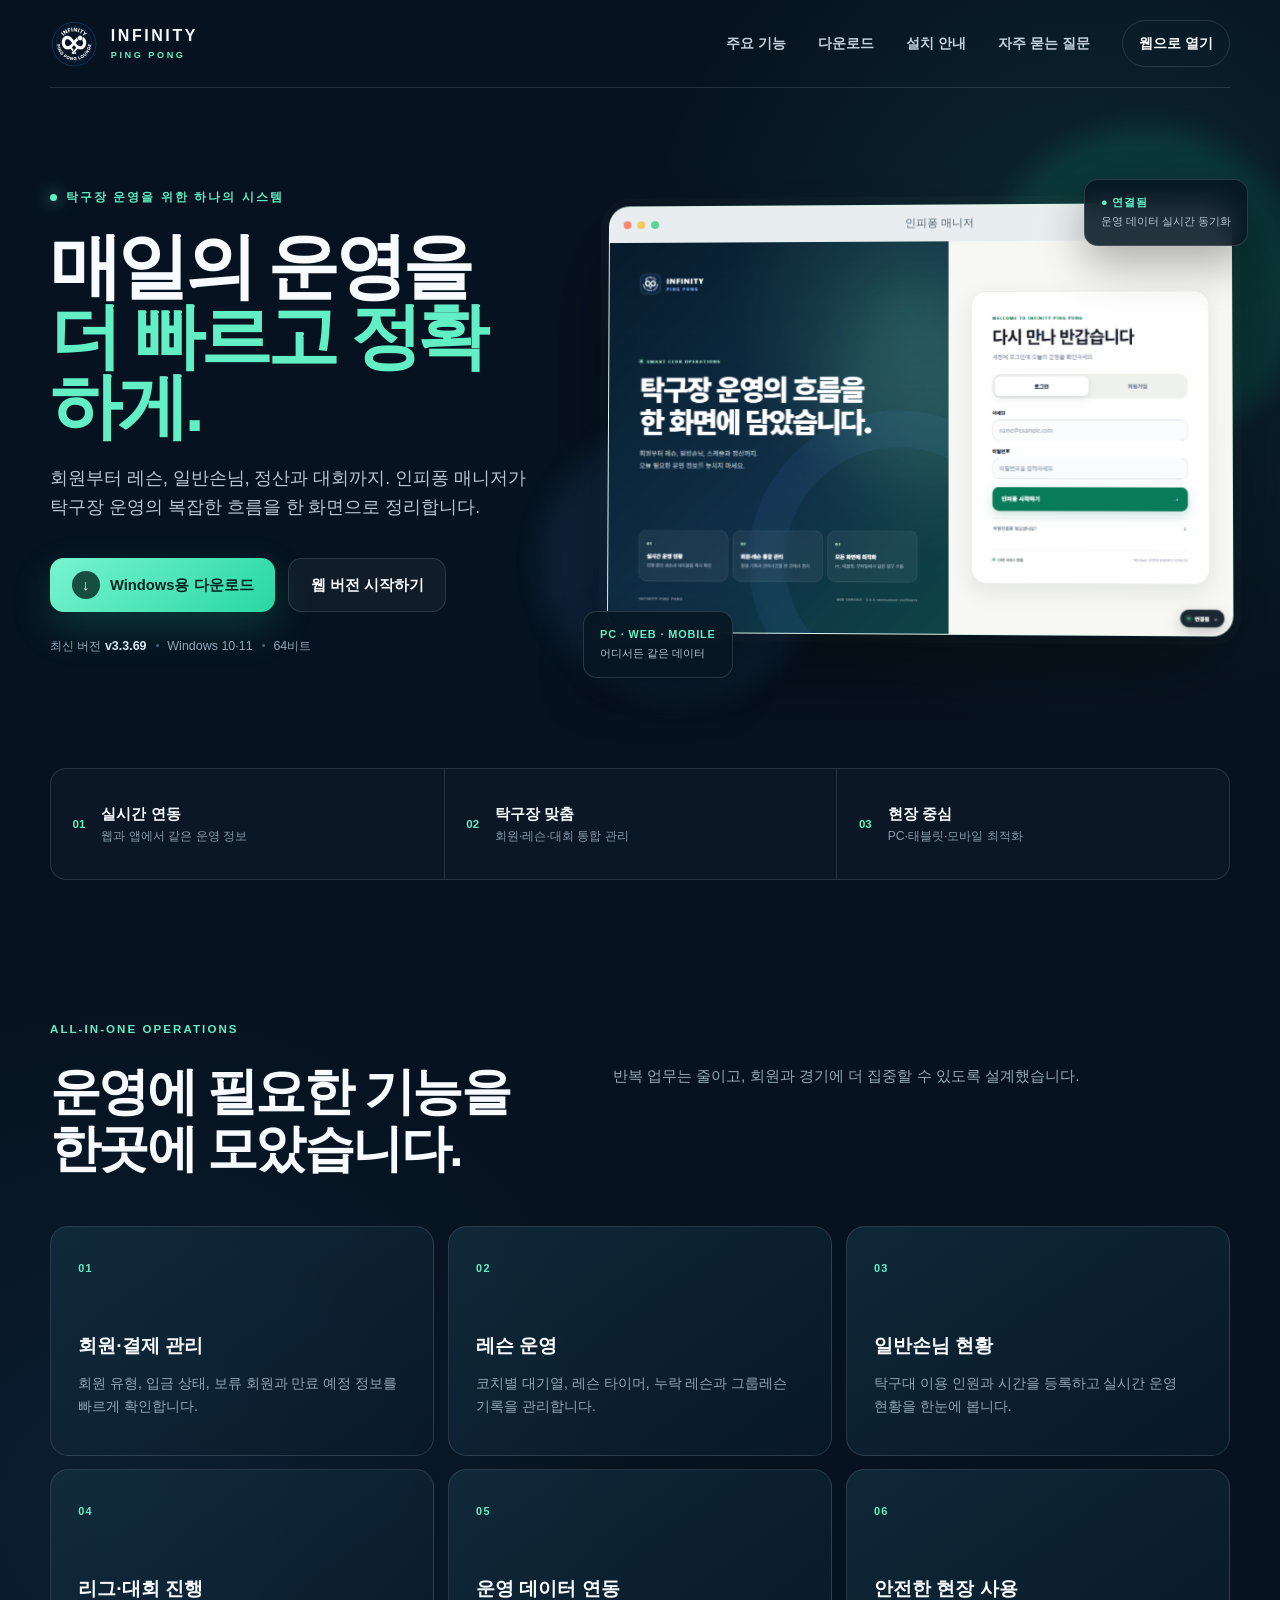
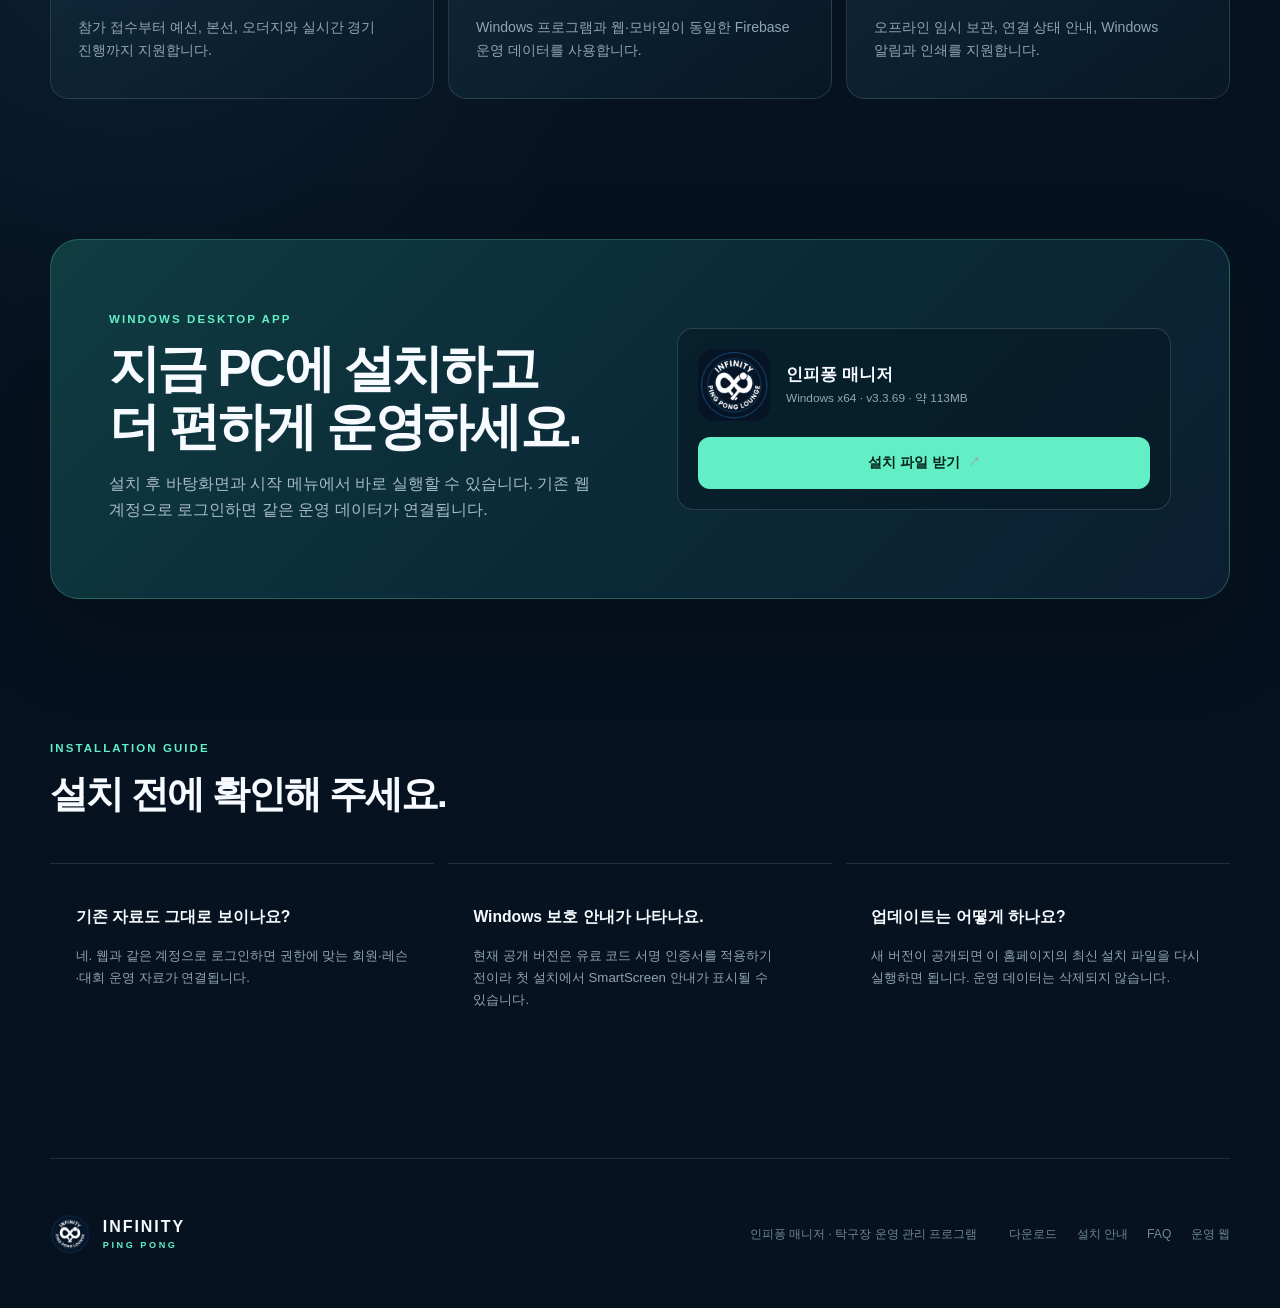
<file: index.html>
<!doctype html>
<html lang="ko">
  <head>
    <meta charset="utf-8" />
    <meta name="viewport" content="width=device-width, initial-scale=1" />
    <meta name="robots" content="index,follow,max-image-preview:large" />
    <title>인피퐁 매니저 | 탁구장 운영 프로그램</title>
    <meta name="description" content="회원·레슨·일반손님·대회 운영을 한 화면에서 관리하는 탁구장 전용 Windows 프로그램입니다." />
    <meta name="theme-color" content="#071827" />
    <link rel="canonical" href="https://dlrltmd0326-pixel.github.io/inpiong-manager-releases/" />
    <link rel="icon" type="image/png" sizes="192x192" href="./assets/app-icon-192.png" />
    <link rel="apple-touch-icon" href="./assets/app-icon-192.png" />
    <link rel="stylesheet" href="./styles.css" />

    <meta property="og:type" content="website" />
    <meta property="og:locale" content="ko_KR" />
    <meta property="og:site_name" content="인피퐁 매니저" />
    <meta property="og:title" content="인피퐁 매니저 | 탁구장 운영 프로그램" />
    <meta property="og:description" content="회원·레슨·일반손님·대회 운영을 한 화면에서 관리하는 탁구장 전용 프로그램" />
    <meta property="og:url" content="https://dlrltmd0326-pixel.github.io/inpiong-manager-releases/" />
    <meta property="og:image" content="https://dlrltmd0326-pixel.github.io/inpiong-manager-releases/assets/desktop-preview.png" />

    <script type="application/ld+json">
      {
        "@context": "https://schema.org",
        "@graph": [
          {
            "@type": "Organization",
            "@id": "https://dlrltmd0326-pixel.github.io/inpiong-manager-releases/#organization",
            "name": "인피퐁",
            "alternateName": "INFINITY PING PONG",
            "url": "https://dlrltmd0326-pixel.github.io/inpiong-manager-releases/",
            "logo": "https://dlrltmd0326-pixel.github.io/inpiong-manager-releases/assets/app-icon-512.png"
          },
          {
            "@type": "WebSite",
            "@id": "https://dlrltmd0326-pixel.github.io/inpiong-manager-releases/#website",
            "url": "https://dlrltmd0326-pixel.github.io/inpiong-manager-releases/",
            "name": "인피퐁 매니저",
            "publisher": { "@id": "https://dlrltmd0326-pixel.github.io/inpiong-manager-releases/#organization" },
            "inLanguage": "ko-KR"
          },
          {
            "@type": "SoftwareApplication",
            "name": "인피퐁 매니저",
            "alternateName": "INPIONG Manager",
            "applicationCategory": "BusinessApplication",
            "applicationSubCategory": "탁구장 운영 관리",
            "operatingSystem": "Windows 10, Windows 11",
            "processorRequirements": "x64",
            "softwareVersion": "3.3.69",
            "datePublished": "2026-10-01T15:13:43+09:00",
            "dateModified": "2026-10-01T15:13:43+09:00",
            "fileSize": "113 MB",
            "description": "회원·레슨·일반손님·그룹레슨·대회 운영을 통합 관리하는 탁구장 전용 프로그램",
            "downloadUrl": "https://github.com/dlrltmd0326-pixel/inpiong-manager-releases/releases/latest/download/Inpiong-Manager-Setup-x64.exe",
            "releaseNotes": "https://github.com/dlrltmd0326-pixel/inpiong-manager-releases/releases/latest",
            "url": "https://dlrltmd0326-pixel.github.io/inpiong-manager-releases/",
            "image": "https://dlrltmd0326-pixel.github.io/inpiong-manager-releases/assets/desktop-preview.png",
            "screenshot": "https://dlrltmd0326-pixel.github.io/inpiong-manager-releases/assets/desktop-preview.png",
            "publisher": { "@id": "https://dlrltmd0326-pixel.github.io/inpiong-manager-releases/#organization" },
            "offers": {
              "@type": "Offer",
              "price": "0",
              "priceCurrency": "KRW",
              "availability": "https://schema.org/InStock"
            }
          }
        ]
      }
    </script>
  </head>
  <body>
    <a class="skip-link" href="#main">본문으로 바로가기</a>
    <div class="page-shell">
      <header class="site-header" aria-label="주요 메뉴">
        <a class="brand" href="./" aria-label="인피퐁 매니저 홈">
          <img src="./assets/app-icon-192.png" width="48" height="48" alt="" />
          <span><b>INFINITY</b><small>PING PONG</small></span>
        </a>
        <nav>
          <a href="#features">주요 기능</a>
          <a href="./download/">다운로드</a>
          <a href="./guide/">설치 안내</a>
          <a href="./faq/">자주 묻는 질문</a>
          <a class="nav-login" href="https://infinity-770be.web.app/">웹으로 열기</a>
        </nav>
      </header>

      <main id="main">
        <section class="hero">
          <div class="hero-copy">
            <div class="eyebrow"><span></span> 탁구장 운영을 위한 하나의 시스템</div>
            <h1>매일의 운영을<br /><em>더 빠르고 정확하게.</em></h1>
            <p class="hero-lead">회원부터 레슨, 일반손님, 정산과 대회까지. 인피퐁 매니저가 탁구장 운영의 복잡한 흐름을 한 화면으로 정리합니다.</p>
            <div class="hero-actions">
              <a class="button button-primary" href="https://github.com/dlrltmd0326-pixel/inpiong-manager-releases/releases/latest/download/Inpiong-Manager-Setup-x64.exe">
                <span class="button-icon" aria-hidden="true">↓</span>
                Windows용 다운로드
              </a>
              <a class="button button-secondary" href="https://infinity-770be.web.app/">웹 버전 시작하기</a>
            </div>
            <div class="release-meta" aria-label="프로그램 버전 정보">
              <span>최신 버전 <strong>v3.3.69</strong></span>
              <span>Windows 10·11</span>
              <span>64비트</span>
            </div>
          </div>

          <div class="hero-visual" aria-label="인피퐁 매니저 PC 화면 미리보기">
            <div class="glow glow-one"></div>
            <div class="glow glow-two"></div>
            <div class="app-window">
              <div class="window-bar"><i></i><i></i><i></i><span>인피퐁 매니저</span></div>
              <img src="./assets/desktop-preview.png" alt="인피퐁 매니저 Windows 로그인 화면" width="1440" height="900" />
            </div>
            <div class="status-card status-sync"><b>● 연결됨</b><span>운영 데이터 실시간 동기화</span></div>
            <div class="status-card status-platform"><b>PC · WEB · MOBILE</b><span>어디서든 같은 데이터</span></div>
          </div>
        </section>

        <section class="proof-strip" aria-label="핵심 가치">
          <div><strong>01</strong><span><b>실시간 연동</b>웹과 앱에서 같은 운영 정보</span></div>
          <div><strong>02</strong><span><b>탁구장 맞춤</b>회원·레슨·대회 통합 관리</span></div>
          <div><strong>03</strong><span><b>현장 중심</b>PC·태블릿·모바일 최적화</span></div>
        </section>

        <section class="section" id="features">
          <div class="section-heading">
            <p>ALL-IN-ONE OPERATIONS</p>
            <h2>운영에 필요한 기능을<br />한곳에 모았습니다.</h2>
            <span>반복 업무는 줄이고, 회원과 경기에 더 집중할 수 있도록 설계했습니다.</span>
          </div>
          <div class="feature-grid">
            <article><span class="feature-number">01</span><h3>회원·결제 관리</h3><p>회원 유형, 입금 상태, 보류 회원과 만료 예정 정보를 빠르게 확인합니다.</p></article>
            <article><span class="feature-number">02</span><h3>레슨 운영</h3><p>코치별 대기열, 레슨 타이머, 누락 레슨과 그룹레슨 기록을 관리합니다.</p></article>
            <article><span class="feature-number">03</span><h3>일반손님 현황</h3><p>탁구대 이용 인원과 시간을 등록하고 실시간 운영 현황을 한눈에 봅니다.</p></article>
            <article><span class="feature-number">04</span><h3>리그·대회 진행</h3><p>참가 접수부터 예선, 본선, 오더지와 실시간 경기 진행까지 지원합니다.</p></article>
            <article><span class="feature-number">05</span><h3>운영 데이터 연동</h3><p>Windows 프로그램과 웹·모바일이 동일한 Firebase 운영 데이터를 사용합니다.</p></article>
            <article><span class="feature-number">06</span><h3>안전한 현장 사용</h3><p>오프라인 임시 보관, 연결 상태 안내, Windows 알림과 인쇄를 지원합니다.</p></article>
          </div>
        </section>

        <section class="download-panel" id="support">
          <div>
            <p class="panel-kicker">WINDOWS DESKTOP APP</p>
            <h2>지금 PC에 설치하고<br />더 편하게 운영하세요.</h2>
            <p>설치 후 바탕화면과 시작 메뉴에서 바로 실행할 수 있습니다. 기존 웹 계정으로 로그인하면 같은 운영 데이터가 연결됩니다.</p>
          </div>
          <div class="download-card">
            <img src="./assets/app-icon-192.png" width="72" height="72" alt="인피퐁 매니저 아이콘" />
            <div><b>인피퐁 매니저</b><span>Windows x64 · v3.3.69 · 약 113MB</span></div>
            <a href="https://github.com/dlrltmd0326-pixel/inpiong-manager-releases/releases/latest/download/Inpiong-Manager-Setup-x64.exe">설치 파일 받기 <span aria-hidden="true">↗</span></a>
          </div>
        </section>

        <section class="section faq-section">
          <div class="section-heading compact"><p>INSTALLATION GUIDE</p><h2>설치 전에 확인해 주세요.</h2></div>
          <div class="faq-grid">
            <article><h3>기존 자료도 그대로 보이나요?</h3><p>네. 웹과 같은 계정으로 로그인하면 권한에 맞는 회원·레슨·대회 운영 자료가 연결됩니다.</p></article>
            <article><h3>Windows 보호 안내가 나타나요.</h3><p>현재 공개 버전은 유료 코드 서명 인증서를 적용하기 전이라 첫 설치에서 SmartScreen 안내가 표시될 수 있습니다.</p></article>
            <article><h3>업데이트는 어떻게 하나요?</h3><p>새 버전이 공개되면 이 홈페이지의 최신 설치 파일을 다시 실행하면 됩니다. 운영 데이터는 삭제되지 않습니다.</p></article>
          </div>
        </section>
      </main>

      <footer>
        <a class="brand footer-brand" href="./">
          <img src="./assets/app-icon-192.png" width="40" height="40" alt="" />
          <span><b>INFINITY</b><small>PING PONG</small></span>
        </a>
        <p>인피퐁 매니저 · 탁구장 운영 관리 프로그램</p>
        <div><a href="./download/">다운로드</a><a href="./guide/">설치 안내</a><a href="./faq/">FAQ</a><a href="https://infinity-770be.web.app/">운영 웹</a></div>
      </footer>
    </div>
  </body>
</html>
</file>
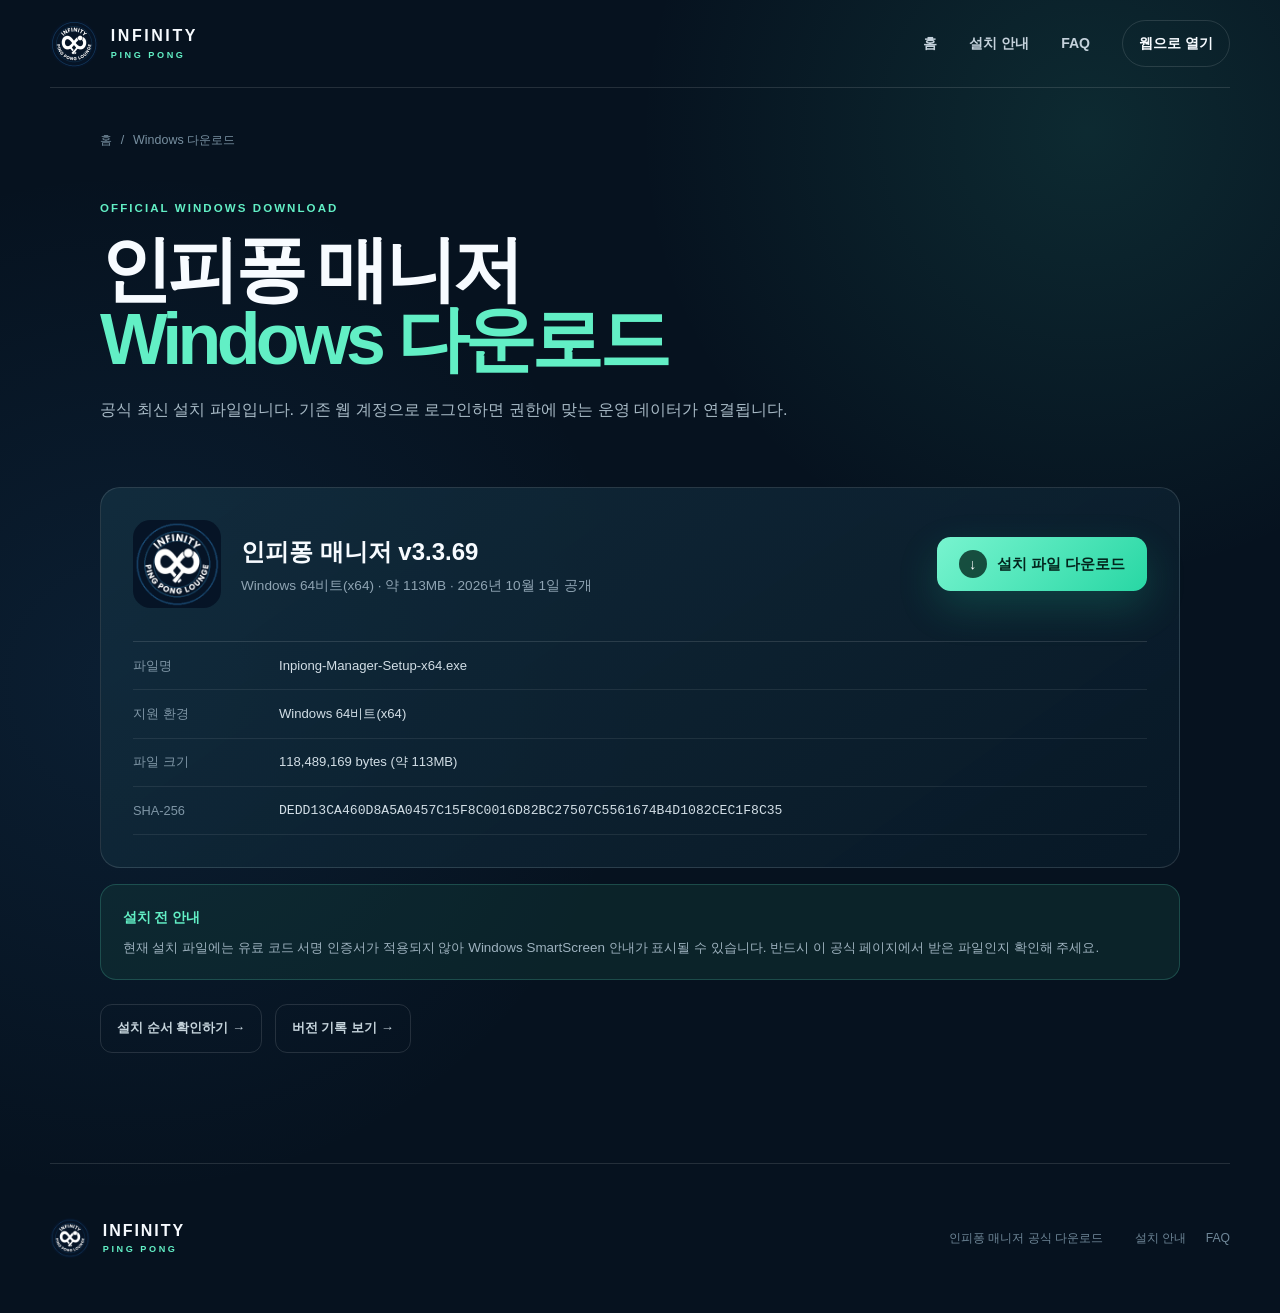
<file: download/index.html>
<!doctype html>
<html lang="ko">
  <head>
    <meta charset="utf-8" />
    <meta name="viewport" content="width=device-width, initial-scale=1" />
    <meta name="robots" content="index,follow" />
    <title>Windows 다운로드 | 인피퐁 매니저</title>
    <meta name="description" content="인피퐁 매니저 최신 Windows 설치 파일과 버전, 용량, 파일 무결성 정보를 확인하세요." />
    <meta name="theme-color" content="#071827" />
    <link rel="canonical" href="https://dlrltmd0326-pixel.github.io/inpiong-manager-releases/download/" />
    <link rel="icon" href="../assets/app-icon-192.png" />
    <link rel="stylesheet" href="../styles.css" />
    <meta property="og:type" content="website" />
    <meta property="og:title" content="Windows 다운로드 | 인피퐁 매니저" />
    <meta property="og:description" content="인피퐁 매니저 최신 Windows 설치 파일을 다운로드하세요." />
    <meta property="og:url" content="https://dlrltmd0326-pixel.github.io/inpiong-manager-releases/download/" />
    <meta property="og:image" content="https://dlrltmd0326-pixel.github.io/inpiong-manager-releases/assets/desktop-preview.png" />
  </head>
  <body>
    <a class="skip-link" href="#main">본문으로 바로가기</a>
    <header class="site-header">
      <a class="brand" href="../"><img src="../assets/app-icon-192.png" width="48" height="48" alt="" /><span><b>INFINITY</b><small>PING PONG</small></span></a>
      <nav><a href="../">홈</a><a href="../guide/">설치 안내</a><a href="../faq/">FAQ</a><a class="nav-login" href="https://infinity-770be.web.app/">웹으로 열기</a></nav>
    </header>
    <main id="main" class="subpage">
      <p class="breadcrumbs"><a href="../">홈</a><span>/</span>Windows 다운로드</p>
      <section class="subhero">
        <p class="panel-kicker">OFFICIAL WINDOWS DOWNLOAD</p>
        <h1>인피퐁 매니저<br /><em>Windows 다운로드</em></h1>
        <p>공식 최신 설치 파일입니다. 기존 웹 계정으로 로그인하면 권한에 맞는 운영 데이터가 연결됩니다.</p>
      </section>
      <section class="content-card download-detail">
        <img src="../assets/app-icon-192.png" width="88" height="88" alt="인피퐁 매니저 아이콘" />
        <div class="download-summary"><h2>인피퐁 매니저 v3.3.69</h2><p>Windows 64비트(x64) · 약 113MB · 2026년 10월 1일 공개</p></div>
        <a class="button button-primary download-main" href="https://github.com/dlrltmd0326-pixel/inpiong-manager-releases/releases/latest/download/Inpiong-Manager-Setup-x64.exe"><span class="button-icon">↓</span>설치 파일 다운로드</a>
        <dl class="release-table">
          <div><dt>파일명</dt><dd>Inpiong-Manager-Setup-x64.exe</dd></div>
          <div><dt>지원 환경</dt><dd>Windows 64비트(x64)</dd></div>
          <div><dt>파일 크기</dt><dd>118,489,169 bytes (약 113MB)</dd></div>
          <div><dt>SHA-256</dt><dd class="hash">DEDD13CA460D8A5A0457C15F8C0016D82BC27507C5561674B4D1082CEC1F8C35</dd></div>
        </dl>
      </section>
      <aside class="notice"><b>설치 전 안내</b><p>현재 설치 파일에는 유료 코드 서명 인증서가 적용되지 않아 Windows SmartScreen 안내가 표시될 수 있습니다. 반드시 이 공식 페이지에서 받은 파일인지 확인해 주세요.</p></aside>
      <div class="sub-actions"><a href="../guide/">설치 순서 확인하기 →</a><a href="https://github.com/dlrltmd0326-pixel/inpiong-manager-releases/releases/latest">버전 기록 보기 →</a></div>
    </main>
    <footer><a class="brand footer-brand" href="../"><img src="../assets/app-icon-192.png" width="40" height="40" alt="" /><span><b>INFINITY</b><small>PING PONG</small></span></a><p>인피퐁 매니저 공식 다운로드</p><div><a href="../guide/">설치 안내</a><a href="../faq/">FAQ</a></div></footer>
  </body>
</html>
</file>
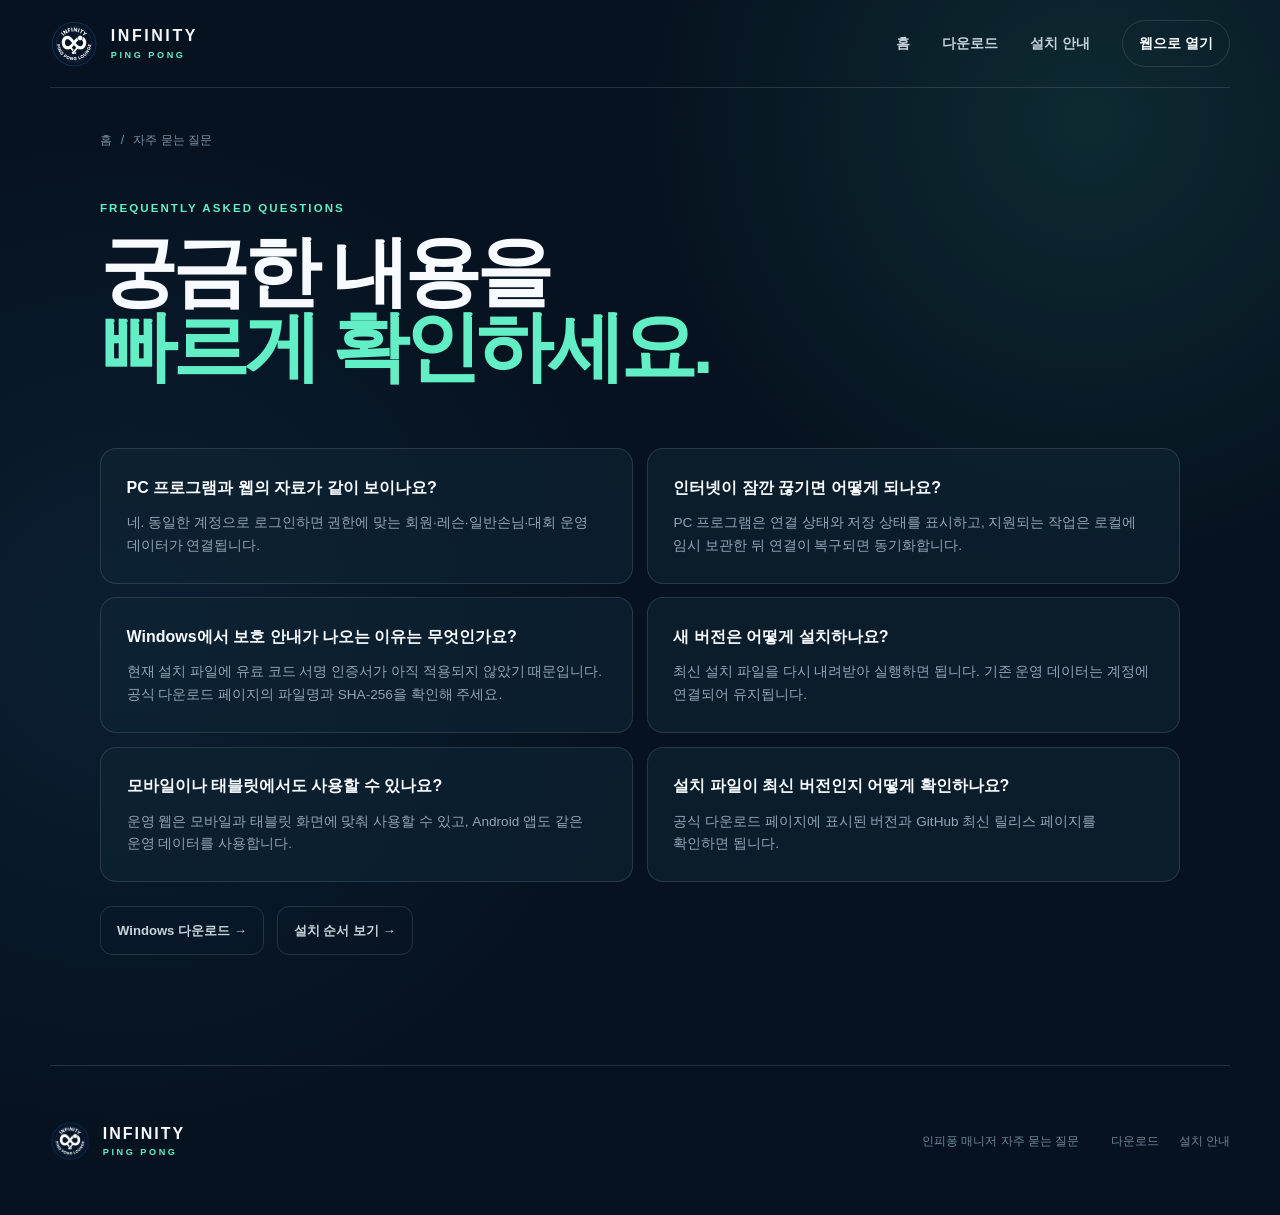
<file: faq/index.html>
<!doctype html>
<html lang="ko">
  <head>
    <meta charset="utf-8" />
    <meta name="viewport" content="width=device-width, initial-scale=1" />
    <meta name="robots" content="index,follow" />
    <title>자주 묻는 질문 | 인피퐁 매니저</title>
    <meta name="description" content="인피퐁 매니저의 데이터 연동, Windows 설치, 업데이트와 SmartScreen 안내를 확인하세요." />
    <meta name="theme-color" content="#071827" />
    <link rel="canonical" href="https://dlrltmd0326-pixel.github.io/inpiong-manager-releases/faq/" />
    <link rel="icon" href="../assets/app-icon-192.png" />
    <link rel="stylesheet" href="../styles.css" />
  </head>
  <body>
    <a class="skip-link" href="#main">본문으로 바로가기</a>
    <header class="site-header">
      <a class="brand" href="../"><img src="../assets/app-icon-192.png" width="48" height="48" alt="" /><span><b>INFINITY</b><small>PING PONG</small></span></a>
      <nav><a href="../">홈</a><a href="../download/">다운로드</a><a href="../guide/">설치 안내</a><a class="nav-login" href="https://infinity-770be.web.app/">웹으로 열기</a></nav>
    </header>
    <main id="main" class="subpage">
      <p class="breadcrumbs"><a href="../">홈</a><span>/</span>자주 묻는 질문</p>
      <section class="subhero compact-subhero"><p class="panel-kicker">FREQUENTLY ASKED QUESTIONS</p><h1>궁금한 내용을<br /><em>빠르게 확인하세요.</em></h1></section>
      <section class="faq-list">
        <article><h2>PC 프로그램과 웹의 자료가 같이 보이나요?</h2><p>네. 동일한 계정으로 로그인하면 권한에 맞는 회원·레슨·일반손님·대회 운영 데이터가 연결됩니다.</p></article>
        <article><h2>인터넷이 잠깐 끊기면 어떻게 되나요?</h2><p>PC 프로그램은 연결 상태와 저장 상태를 표시하고, 지원되는 작업은 로컬에 임시 보관한 뒤 연결이 복구되면 동기화합니다.</p></article>
        <article><h2>Windows에서 보호 안내가 나오는 이유는 무엇인가요?</h2><p>현재 설치 파일에 유료 코드 서명 인증서가 아직 적용되지 않았기 때문입니다. 공식 다운로드 페이지의 파일명과 SHA-256을 확인해 주세요.</p></article>
        <article><h2>새 버전은 어떻게 설치하나요?</h2><p>최신 설치 파일을 다시 내려받아 실행하면 됩니다. 기존 운영 데이터는 계정에 연결되어 유지됩니다.</p></article>
        <article><h2>모바일이나 태블릿에서도 사용할 수 있나요?</h2><p>운영 웹은 모바일과 태블릿 화면에 맞춰 사용할 수 있고, Android 앱도 같은 운영 데이터를 사용합니다.</p></article>
        <article><h2>설치 파일이 최신 버전인지 어떻게 확인하나요?</h2><p>공식 다운로드 페이지에 표시된 버전과 GitHub 최신 릴리스 페이지를 확인하면 됩니다.</p></article>
      </section>
      <div class="sub-actions"><a href="../download/">Windows 다운로드 →</a><a href="../guide/">설치 순서 보기 →</a></div>
    </main>
    <footer><a class="brand footer-brand" href="../"><img src="../assets/app-icon-192.png" width="40" height="40" alt="" /><span><b>INFINITY</b><small>PING PONG</small></span></a><p>인피퐁 매니저 자주 묻는 질문</p><div><a href="../download/">다운로드</a><a href="../guide/">설치 안내</a></div></footer>
  </body>
</html>
</file>
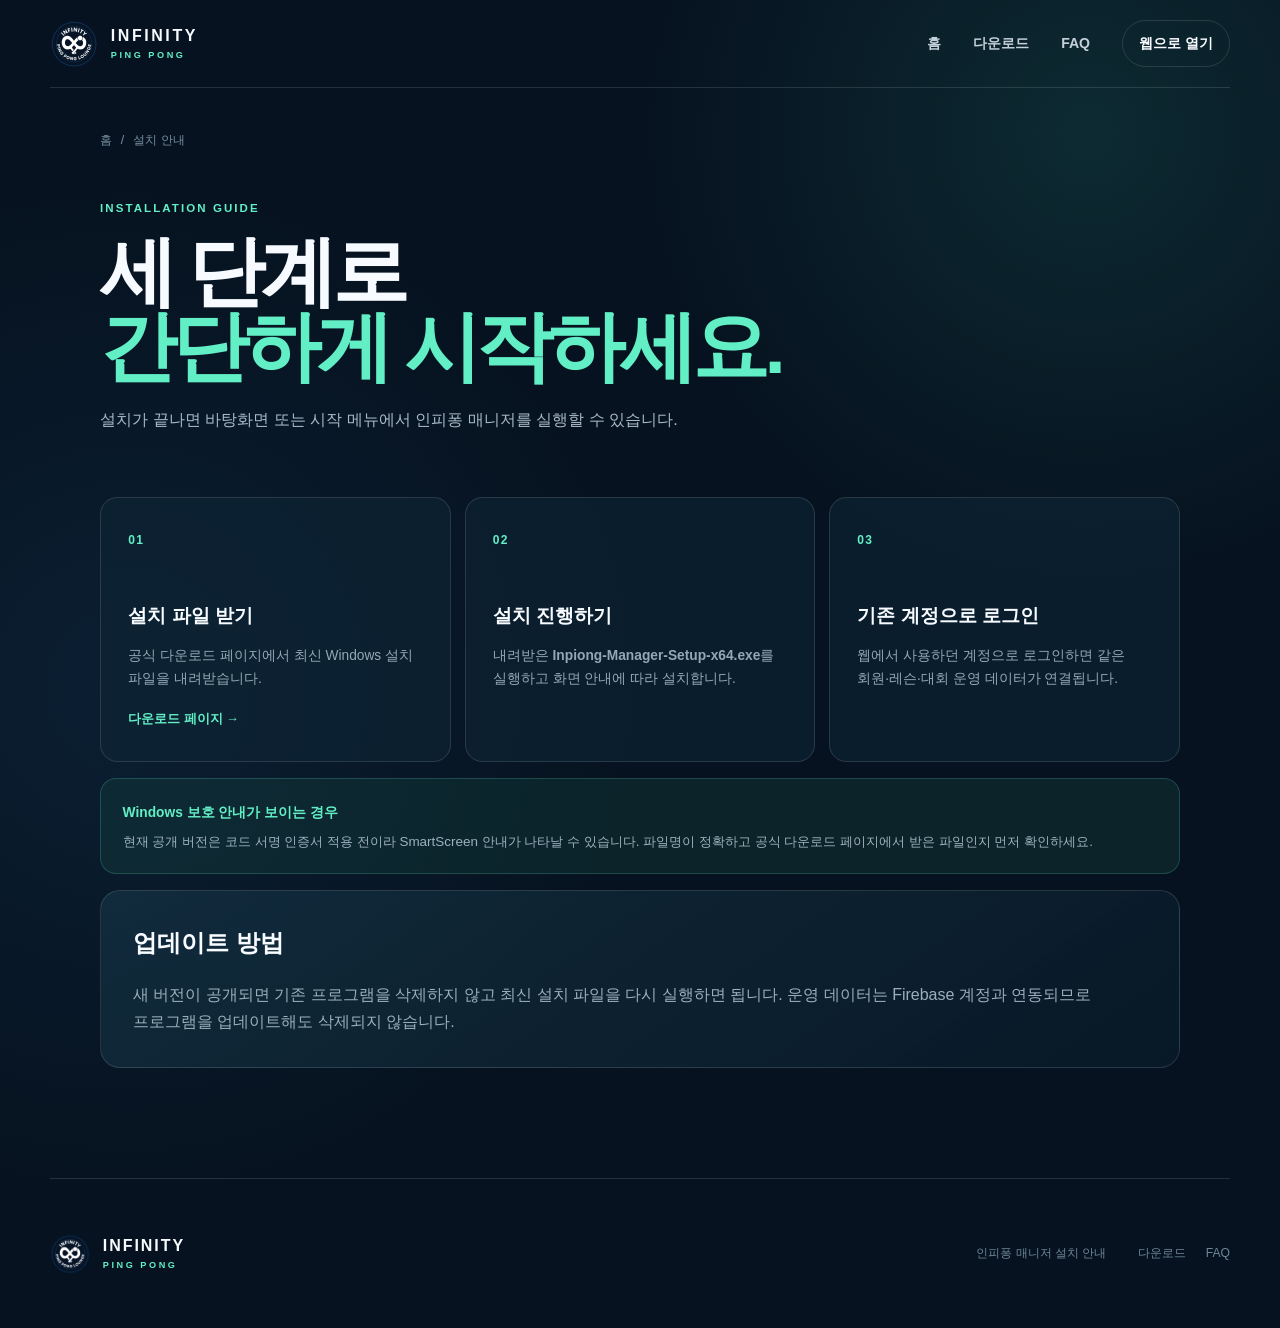
<file: guide/index.html>
<!doctype html>
<html lang="ko">
  <head>
    <meta charset="utf-8" />
    <meta name="viewport" content="width=device-width, initial-scale=1" />
    <meta name="robots" content="index,follow" />
    <title>설치 안내 | 인피퐁 매니저</title>
    <meta name="description" content="인피퐁 매니저 Windows 프로그램 다운로드부터 설치, 로그인까지 순서대로 확인하세요." />
    <meta name="theme-color" content="#071827" />
    <link rel="canonical" href="https://dlrltmd0326-pixel.github.io/inpiong-manager-releases/guide/" />
    <link rel="icon" href="../assets/app-icon-192.png" />
    <link rel="stylesheet" href="../styles.css" />
  </head>
  <body>
    <a class="skip-link" href="#main">본문으로 바로가기</a>
    <header class="site-header">
      <a class="brand" href="../"><img src="../assets/app-icon-192.png" width="48" height="48" alt="" /><span><b>INFINITY</b><small>PING PONG</small></span></a>
      <nav><a href="../">홈</a><a href="../download/">다운로드</a><a href="../faq/">FAQ</a><a class="nav-login" href="https://infinity-770be.web.app/">웹으로 열기</a></nav>
    </header>
    <main id="main" class="subpage">
      <p class="breadcrumbs"><a href="../">홈</a><span>/</span>설치 안내</p>
      <section class="subhero compact-subhero"><p class="panel-kicker">INSTALLATION GUIDE</p><h1>세 단계로<br /><em>간단하게 시작하세요.</em></h1><p>설치가 끝나면 바탕화면 또는 시작 메뉴에서 인피퐁 매니저를 실행할 수 있습니다.</p></section>
      <section class="steps-grid">
        <article><span>01</span><h2>설치 파일 받기</h2><p>공식 다운로드 페이지에서 최신 Windows 설치 파일을 내려받습니다.</p><a href="../download/">다운로드 페이지 →</a></article>
        <article><span>02</span><h2>설치 진행하기</h2><p>내려받은 <b>Inpiong-Manager-Setup-x64.exe</b>를 실행하고 화면 안내에 따라 설치합니다.</p></article>
        <article><span>03</span><h2>기존 계정으로 로그인</h2><p>웹에서 사용하던 계정으로 로그인하면 같은 회원·레슨·대회 운영 데이터가 연결됩니다.</p></article>
      </section>
      <aside class="notice"><b>Windows 보호 안내가 보이는 경우</b><p>현재 공개 버전은 코드 서명 인증서 적용 전이라 SmartScreen 안내가 나타날 수 있습니다. 파일명이 정확하고 공식 다운로드 페이지에서 받은 파일인지 먼저 확인하세요.</p></aside>
      <section class="content-card guide-card"><h2>업데이트 방법</h2><p>새 버전이 공개되면 기존 프로그램을 삭제하지 않고 최신 설치 파일을 다시 실행하면 됩니다. 운영 데이터는 Firebase 계정과 연동되므로 프로그램을 업데이트해도 삭제되지 않습니다.</p></section>
    </main>
    <footer><a class="brand footer-brand" href="../"><img src="../assets/app-icon-192.png" width="40" height="40" alt="" /><span><b>INFINITY</b><small>PING PONG</small></span></a><p>인피퐁 매니저 설치 안내</p><div><a href="../download/">다운로드</a><a href="../faq/">FAQ</a></div></footer>
  </body>
</html>
</file>
<file: styles.css>
:root {
  color-scheme: dark;
  --navy-950: #06121f;
  --navy-900: #091a2a;
  --mint: #62efc5;
  --white: #f7fbff;
  --line: rgba(255, 255, 255, 0.12);
  font-family: Pretendard, "Noto Sans KR", "Apple SD Gothic Neo", "Segoe UI", sans-serif;
}
* { box-sizing: border-box; }
html { scroll-behavior: smooth; }
body {
  margin: 0;
  min-width: 320px;
  color: var(--white);
  background:
    radial-gradient(circle at 85% 10%, rgba(56, 188, 160, 0.14), transparent 28rem),
    radial-gradient(circle at 10% 52%, rgba(47, 123, 190, 0.12), transparent 32rem),
    var(--navy-950);
  line-height: 1.65;
  -webkit-font-smoothing: antialiased;
}
a { color: inherit; text-decoration: none; }
img { display: block; max-width: 100%; }
.skip-link { position: fixed; left: 1rem; top: -5rem; z-index: 100; padding: .7rem 1rem; color: #06121f; background: var(--mint); border-radius: .6rem; }
.skip-link:focus { top: 1rem; }
.page-shell { overflow: hidden; }
.site-header {
  width: min(1180px, calc(100% - 40px));
  min-height: 88px;
  margin: 0 auto;
  display: flex;
  align-items: center;
  justify-content: space-between;
  gap: 2rem;
  border-bottom: 1px solid var(--line);
}
.brand { display: inline-flex; align-items: center; gap: .8rem; }
.brand img { border-radius: 50%; }
.brand span { display: flex; flex-direction: column; line-height: 1.1; letter-spacing: .16em; }
.brand b { font-size: 1rem; }
.brand small { margin-top: .3rem; color: var(--mint); font-size: .57rem; font-weight: 800; letter-spacing: .28em; }
nav { display: flex; align-items: center; gap: 2rem; color: #c4d1db; font-size: .88rem; font-weight: 700; }
nav a:hover, nav a:focus-visible { color: var(--mint); }
.nav-login { padding: .7rem 1rem; color: var(--white); border: 1px solid var(--line); border-radius: 999px; }
.hero {
  width: min(1180px, calc(100% - 40px));
  min-height: 680px;
  margin: 0 auto;
  padding: 72px 0 84px;
  display: grid;
  grid-template-columns: .88fr 1.12fr;
  align-items: center;
  gap: 64px;
}
.eyebrow, .panel-kicker, .section-heading > p { color: var(--mint); font-size: .72rem; font-weight: 900; letter-spacing: .18em; }
.eyebrow { display: flex; align-items: center; gap: .55rem; }
.eyebrow span { width: 7px; height: 7px; background: var(--mint); border-radius: 50%; box-shadow: 0 0 16px var(--mint); }
h1 { margin: 1.5rem 0 1.4rem; font-size: clamp(3.15rem, 5.6vw, 5.4rem); line-height: .98; letter-spacing: -.065em; }
h1 em { display: inline-block; color: var(--mint); font-style: normal; }
.hero-lead { max-width: 650px; margin: 0; color: #b7c6d1; font-size: 1.1rem; word-break: keep-all; }
.hero-actions { display: flex; flex-wrap: wrap; gap: .8rem; margin-top: 2.25rem; }
.button { min-height: 54px; padding: 0 1.35rem; display: inline-flex; align-items: center; justify-content: center; gap: .65rem; border-radius: .85rem; font-size: .92rem; font-weight: 900; transition: transform .2s ease, border-color .2s ease, background .2s ease; }
.button:hover, .button:focus-visible { transform: translateY(-2px); }
.button-primary { color: #03251d; background: linear-gradient(135deg, #78f4cf, #28d7a4); box-shadow: 0 16px 40px rgba(28, 207, 156, .2); }
.button-secondary { border: 1px solid var(--line); background: rgba(255,255,255,.045); }
.button-secondary:hover { border-color: rgba(98,239,197,.55); }
.button-icon { width: 28px; height: 28px; display: grid; place-items: center; color: white; background: rgba(3,37,29,.8); border-radius: 50%; }
.release-meta { display: flex; flex-wrap: wrap; gap: .6rem 1.3rem; margin-top: 1.5rem; color: #8fa6b7; font-size: .78rem; }
.release-meta span { position: relative; }
.release-meta span + span::before { content: ""; position: absolute; left: -.72rem; top: .52rem; width: 3px; height: 3px; background: #486273; border-radius: 50%; }
.release-meta strong { color: #d8e5ed; }
.hero-visual { position: relative; min-width: 0; padding: 42px 0 48px; }
.app-window { position: relative; z-index: 2; overflow: hidden; border: 1px solid rgba(132, 239, 211, .25); border-radius: 1.3rem; background: #f8f8f4; box-shadow: 0 34px 90px rgba(0,0,0,.44), 0 0 0 8px rgba(255,255,255,.025); transform: perspective(1200px) rotateY(-2deg) rotateX(1deg); }
.window-bar { height: 36px; padding: 0 .85rem; display: flex; align-items: center; gap: .4rem; color: #526574; background: #e8eeef; font-size: .66rem; }
.window-bar i { width: 8px; height: 8px; border-radius: 50%; background: #c8d1d3; }
.window-bar i:first-child { background: #ff846f; }
.window-bar i:nth-child(2) { background: #f5c85f; }
.window-bar i:nth-child(3) { background: #5fd29b; }
.window-bar span { margin-left: auto; margin-right: auto; }
.app-window > img { width: 100%; height: auto; }
.glow { position: absolute; border-radius: 50%; filter: blur(12px); }
.glow-one { width: 320px; height: 320px; top: -35px; right: -75px; background: rgba(21, 213, 158, .12); }
.glow-two { width: 280px; height: 280px; bottom: -20px; left: -65px; background: rgba(60, 139, 223, .13); }
.status-card { position: absolute; z-index: 3; padding: .85rem 1rem; display: flex; flex-direction: column; gap: .1rem; border: 1px solid rgba(255,255,255,.14); border-radius: .85rem; background: rgba(6, 22, 34, .87); box-shadow: 0 18px 45px rgba(0,0,0,.3); backdrop-filter: blur(12px); }
.status-card b { color: var(--mint); font-size: .68rem; letter-spacing: .08em; }
.status-card span { color: #b4c4ce; font-size: .68rem; }
.status-sync { right: -18px; top: 17px; }
.status-platform { left: -22px; bottom: 4px; }
.proof-strip { width: min(1180px, calc(100% - 40px)); margin: 0 auto; display: grid; grid-template-columns: repeat(3, 1fr); border: 1px solid var(--line); border-radius: 1rem; background: rgba(255,255,255,.025); }
.proof-strip > div { min-height: 110px; padding: 1.35rem; display: flex; align-items: center; gap: 1rem; }
.proof-strip > div + div { border-left: 1px solid var(--line); }
.proof-strip strong { color: var(--mint); font-size: .72rem; }
.proof-strip span { display: flex; flex-direction: column; color: #849aaa; font-size: .76rem; }
.proof-strip b { color: var(--white); font-size: .94rem; }
.section { width: min(1180px, calc(100% - 40px)); margin: 0 auto; padding: 140px 0; }
.section-heading { display: grid; grid-template-columns: 1fr 1.2fr; gap: 1.5rem 3rem; align-items: start; margin-bottom: 3rem; }
.section-heading > p { grid-column: 1 / -1; margin: 0; }
.section-heading h2, .download-panel h2 { margin: 0; font-size: clamp(2.2rem, 4vw, 3.55rem); line-height: 1.12; letter-spacing: -.05em; }
.section-heading > span { color: #94a8b7; font-size: .96rem; word-break: keep-all; }
.feature-grid { display: grid; grid-template-columns: repeat(3, 1fr); gap: .85rem; }
.feature-grid article { min-height: 230px; padding: 1.7rem; border: 1px solid var(--line); border-radius: 1.15rem; background: linear-gradient(145deg, rgba(20,49,66,.7), rgba(10,27,42,.7)); }
.feature-grid article:hover { border-color: rgba(98,239,197,.34); background: linear-gradient(145deg, rgba(24,59,76,.83), rgba(10,31,44,.83)); }
.feature-number { color: var(--mint); font-size: .68rem; font-weight: 900; letter-spacing: .12em; }
.feature-grid h3 { margin: 3.1rem 0 .65rem; font-size: 1.2rem; }
.feature-grid p { margin: 0; color: #90a5b4; font-size: .88rem; word-break: keep-all; }
.download-panel { width: min(1180px, calc(100% - 40px)); margin: 0 auto; padding: 58px; display: grid; grid-template-columns: 1fr .95fr; align-items: center; gap: 3rem; overflow: hidden; border: 1px solid rgba(98,239,197,.25); border-radius: 1.8rem; background: linear-gradient(135deg, #103c42 0%, #0b2b38 48%, #0b1f31 100%); box-shadow: 0 35px 90px rgba(0,0,0,.22); }
.download-panel > div:first-child > p:last-child { max-width: 620px; color: #a7bbc7; word-break: keep-all; }
.download-card { padding: 1.25rem; display: grid; grid-template-columns: auto 1fr; align-items: center; gap: 1rem; border: 1px solid rgba(255,255,255,.15); border-radius: 1rem; background: rgba(5,21,32,.48); }
.download-card img { border-radius: 1rem; }
.download-card > div { display: flex; flex-direction: column; }
.download-card b { font-size: 1.05rem; }
.download-card span { color: #92a7b4; font-size: .74rem; }
.download-card > a { grid-column: 1 / -1; min-height: 52px; display: flex; align-items: center; justify-content: center; gap: .5rem; color: #05241c; background: var(--mint); border-radius: .75rem; font-size: .9rem; font-weight: 900; }
.faq-section { padding-bottom: 110px; }
.section-heading.compact { display: block; }
.section-heading.compact p { margin-bottom: .9rem; }
.section-heading.compact h2 { font-size: clamp(2rem, 3vw, 2.8rem); }
.faq-grid { display: grid; grid-template-columns: repeat(3, 1fr); gap: .85rem; }
.faq-grid article { padding: 1.5rem 1.6rem; border-top: 1px solid var(--line); }
.faq-grid h3 { font-size: .98rem; }
.faq-grid p { color: #8fa4b3; font-size: .83rem; word-break: keep-all; }
footer { width: min(1180px, calc(100% - 40px)); min-height: 150px; margin: 0 auto; display: grid; grid-template-columns: 1fr auto auto; align-items: center; gap: 2rem; border-top: 1px solid var(--line); color: #6f8798; font-size: .76rem; }
.footer-brand b { color: var(--white); }
footer > div { display: flex; gap: 1.2rem; }
footer a:hover { color: var(--mint); }
.subpage { width: min(1080px, calc(100% - 40px)); min-height: 70vh; margin: 0 auto; padding: 42px 0 110px; }
.breadcrumbs { display: flex; align-items: center; gap: .55rem; margin: 0 0 3rem; color: #7890a1; font-size: .78rem; }
.breadcrumbs a:hover { color: var(--mint); }
.subhero { max-width: 860px; margin-bottom: 4rem; }
.subhero h1 { margin-top: 1rem; }
.subhero > p:last-child { max-width: 700px; color: #a8bac6; font-size: 1.02rem; word-break: keep-all; }
.compact-subhero { max-width: 900px; }
.compact-subhero h1 { font-size: clamp(3rem, 6vw, 5rem); }
.content-card { padding: 2rem; border: 1px solid var(--line); border-radius: 1.25rem; background: linear-gradient(145deg, rgba(20,49,66,.76), rgba(9,26,40,.86)); }
.download-detail { display: grid; grid-template-columns: auto 1fr auto; align-items: center; gap: 1.25rem; }
.download-detail > img { border-radius: 1.1rem; }
.download-summary h2 { margin: 0; font-size: 1.5rem; }
.download-summary p { margin: .2rem 0 0; color: #8fa4b3; font-size: .85rem; }
.download-main { min-width: 210px; }
.release-table { grid-column: 1 / -1; margin: .8rem 0 0; border-top: 1px solid var(--line); }
.release-table > div { padding: .8rem 0; display: grid; grid-template-columns: 130px 1fr; gap: 1rem; border-bottom: 1px solid rgba(255,255,255,.08); }
.release-table dt { color: #7f96a6; font-size: .8rem; }
.release-table dd { margin: 0; color: #d2dee6; font-size: .82rem; }
.hash { overflow-wrap: anywhere; font-family: ui-monospace, "Cascadia Code", Consolas, monospace; }
.notice { margin-top: 1rem; padding: 1.2rem 1.35rem; border: 1px solid rgba(98,239,197,.2); border-radius: 1rem; background: rgba(22,70,65,.33); }
.notice b { color: var(--mint); font-size: .86rem; }
.notice p { margin: .4rem 0 0; color: #9eb2bf; font-size: .84rem; word-break: keep-all; }
.sub-actions { margin-top: 1.5rem; display: flex; flex-wrap: wrap; gap: .8rem; }
.sub-actions a { padding: .8rem 1rem; border: 1px solid var(--line); border-radius: .75rem; color: #c6d4dc; font-size: .82rem; font-weight: 800; }
.sub-actions a:hover { color: var(--mint); border-color: rgba(98,239,197,.35); }
.steps-grid { display: grid; grid-template-columns: repeat(3, 1fr); gap: .85rem; }
.steps-grid article { min-height: 265px; padding: 1.7rem; border: 1px solid var(--line); border-radius: 1.1rem; background: rgba(14,36,52,.68); }
.steps-grid article > span { color: var(--mint); font-size: .75rem; font-weight: 900; letter-spacing: .12em; }
.steps-grid h2 { margin: 3rem 0 .8rem; font-size: 1.2rem; }
.steps-grid p { color: #93a8b6; font-size: .86rem; word-break: keep-all; }
.steps-grid a { color: var(--mint); font-size: .8rem; font-weight: 800; }
.guide-card { margin-top: 1rem; }
.guide-card h2 { margin-top: 0; }
.guide-card p { margin-bottom: 0; color: #9aafbc; word-break: keep-all; }
.faq-list { display: grid; grid-template-columns: repeat(2, 1fr); gap: .85rem; }
.faq-list article { padding: 1.6rem; border: 1px solid var(--line); border-radius: 1rem; background: rgba(14,36,52,.65); }
.faq-list h2 { margin: 0 0 .7rem; font-size: 1rem; }
.faq-list p { margin: 0; color: #91a6b4; font-size: .85rem; word-break: keep-all; }
@media (max-width: 960px) {
  .hero { grid-template-columns: 1fr; padding-top: 60px; gap: 34px; }
  .hero-copy { max-width: 740px; }
  .hero-visual { width: min(760px, 100%); margin: 0 auto; }
  .section-heading, .download-panel { grid-template-columns: 1fr; }
  .feature-grid { grid-template-columns: repeat(2, 1fr); }
  .download-panel { padding: 42px; }
  .download-detail { grid-template-columns: auto 1fr; }
  .download-main { grid-column: 1 / -1; }
}
@media (max-width: 680px) {
  .site-header { width: min(100% - 28px, 1180px); min-height: 76px; }
  nav > a:not(.nav-login) { display: none; }
  .nav-login { padding: .55rem .8rem; }
  .hero, .section, .proof-strip, .download-panel, footer { width: min(100% - 28px, 1180px); }
  .hero { min-height: auto; padding: 54px 0 66px; }
  h1 { font-size: clamp(2.8rem, 13vw, 4rem); }
  .hero-lead { font-size: .98rem; }
  .hero-actions { display: grid; }
  .button { width: 100%; }
  .status-card { display: none; }
  .proof-strip { grid-template-columns: 1fr; }
  .proof-strip > div { min-height: 86px; }
  .proof-strip > div + div { border-left: 0; border-top: 1px solid var(--line); }
  .section { padding: 95px 0; }
  .section-heading { display: block; }
  .section-heading h2 { margin: .9rem 0 1rem; }
  .feature-grid, .faq-grid { grid-template-columns: 1fr; }
  .feature-grid article { min-height: 190px; }
  .feature-grid h3 { margin-top: 2.3rem; }
  .download-panel { padding: 30px 22px; border-radius: 1.2rem; }
  .subpage { width: min(100% - 28px, 1080px); padding-top: 30px; }
  .breadcrumbs { margin-bottom: 2rem; }
  .subhero { margin-bottom: 2.6rem; }
  .download-detail { grid-template-columns: 1fr; }
  .download-detail > img { width: 72px; }
  .download-main, .release-table { grid-column: 1; width: 100%; }
  .release-table > div { grid-template-columns: 1fr; gap: .25rem; }
  .steps-grid, .faq-list { grid-template-columns: 1fr; }
  .steps-grid article { min-height: 220px; }
  footer { padding: 2.5rem 0; grid-template-columns: 1fr; gap: 1rem; }
}
@media (prefers-reduced-motion: reduce) {
  html { scroll-behavior: auto; }
  *, *::before, *::after { transition-duration: .01ms !important; animation-duration: .01ms !important; }
}
</file>
